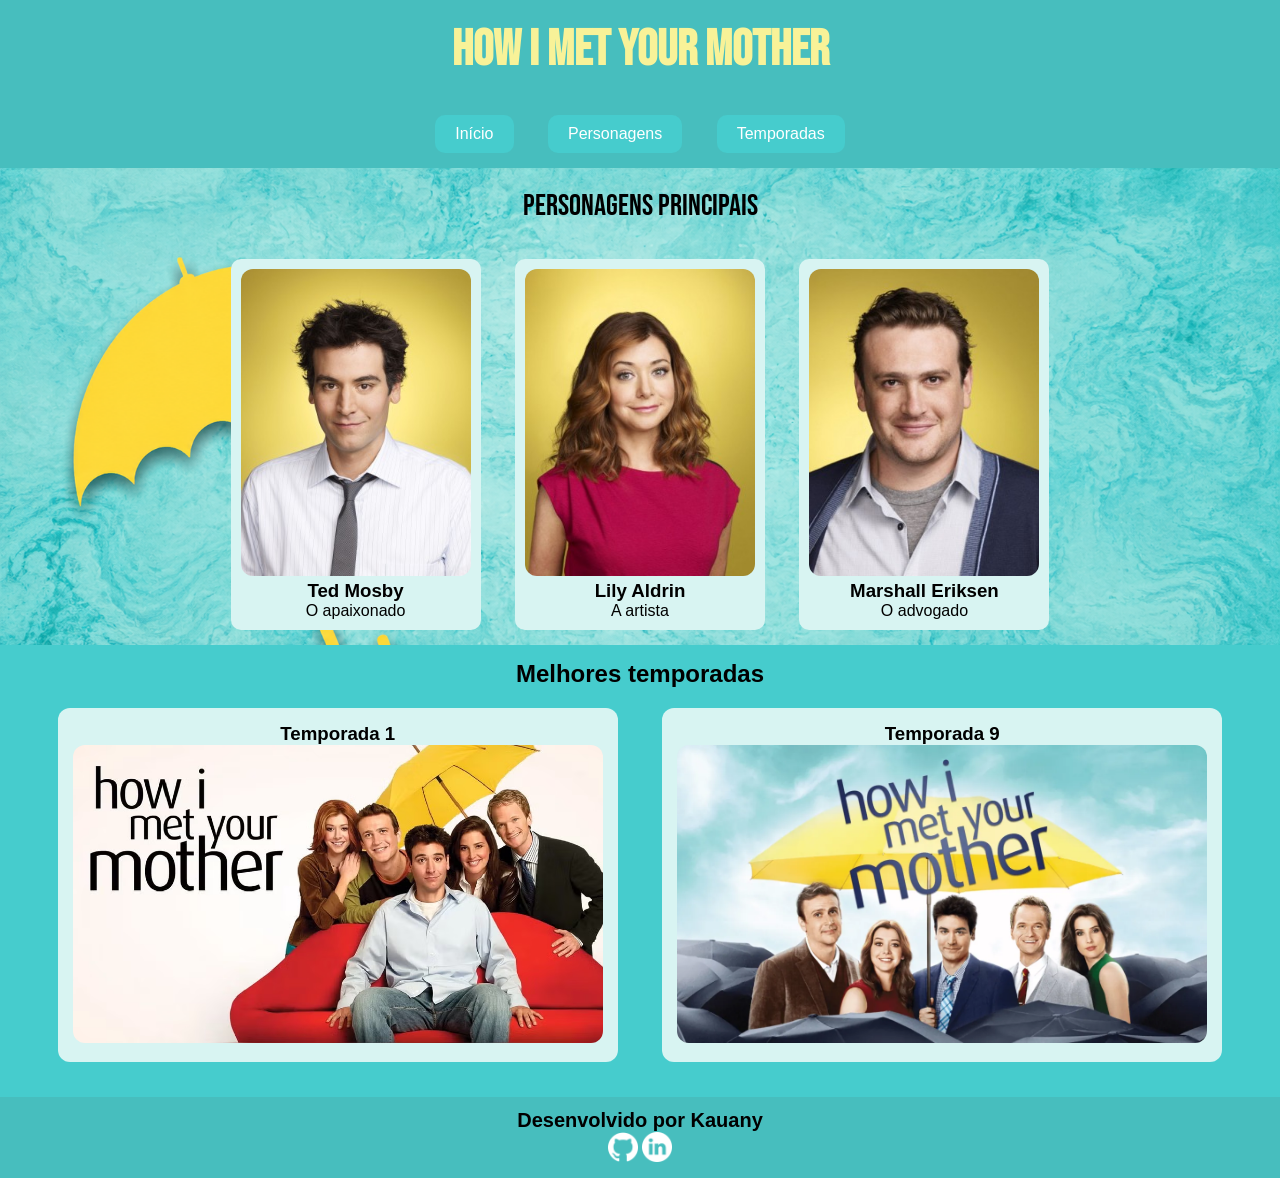
<file: index.html>
<!DOCTYPE html>
<html lang="pt-br">
<head>
    <meta charset="UTF-8">
    <meta name="viewport" content="width=device-width, initial-scale=1.0">
    <title>Página Inicial</title>
    <link rel="stylesheet" href="./style.css">
    <link rel="shortcut icon" href="./imagens/favicon.png" type="image/x-icon">
</head>
<body>
    <header>
        <h1>How I Met your Mother</h1>
    </header>
    <nav>
        <a href="./index.html">Início</a>
        <a href="./personagens.html">Personagens</a>
        <a href="#">Temporadas</a>
    </nav>
    <main>
        <!-- Conteúdo principal do meu site -->
         <section id="personagens"><!-- SEÇÃO DE PERSONAGENS -->
            <h2>Personagens principais</h2>
            <article class="card"> <!-- TED MOSBY -->
                <img src="./imagens/ted-mosby.jpg" alt="Ted Mosby">
                <h3>Ted Mosby</h3>
                <p>O apaixonado</p>
            </article>
            <article class="card"> <!-- LILY -->
                <img src="./imagens/lily-aldrin.jpg" alt="Lily Aldrin">
                <h3>Lily Aldrin</h3>
                <p>A artista</p>
            </article>
            <article class="card"> <!-- MARSHALL -->
                <img src="./imagens/marshall-eriksen.jpg" alt="Marshall Eriksen">
                <h3>Marshall Eriksen</h3>
                <p>O advogado</p>
            </article>
         </section>
         <section id="secao-temporadas">
            <h2>Melhores temporadas</h2>
            <article class="temporada">
                <h3>Temporada 1</h3>
                <img src="./imagens/capa_temp_um.avif" alt="Capa da primeira temporada">
            </article>
            <article class="temporada">
                <h3>Temporada 9</h3>
                <img src="./imagens/capa_temp_nove.webp" alt="Capa da Segunda temporada">
            </article>
         </section>
    </main>
    <footer> <!-- Rodapé da página -->
        <p>Desenvolvido por Kauany</p>
        <a href="https://github.com/kauanyfarias" target="_blank"><img src="./imagens/github-icon.png" alt="Github"></a>
        <a href="https://br.linkedin.com/in/kauany-farias" target="_blank"><img src="/imagens/linkedin-icon.png" alt="Linkedin"></a>
    </footer>
</body>
</html>
</file>
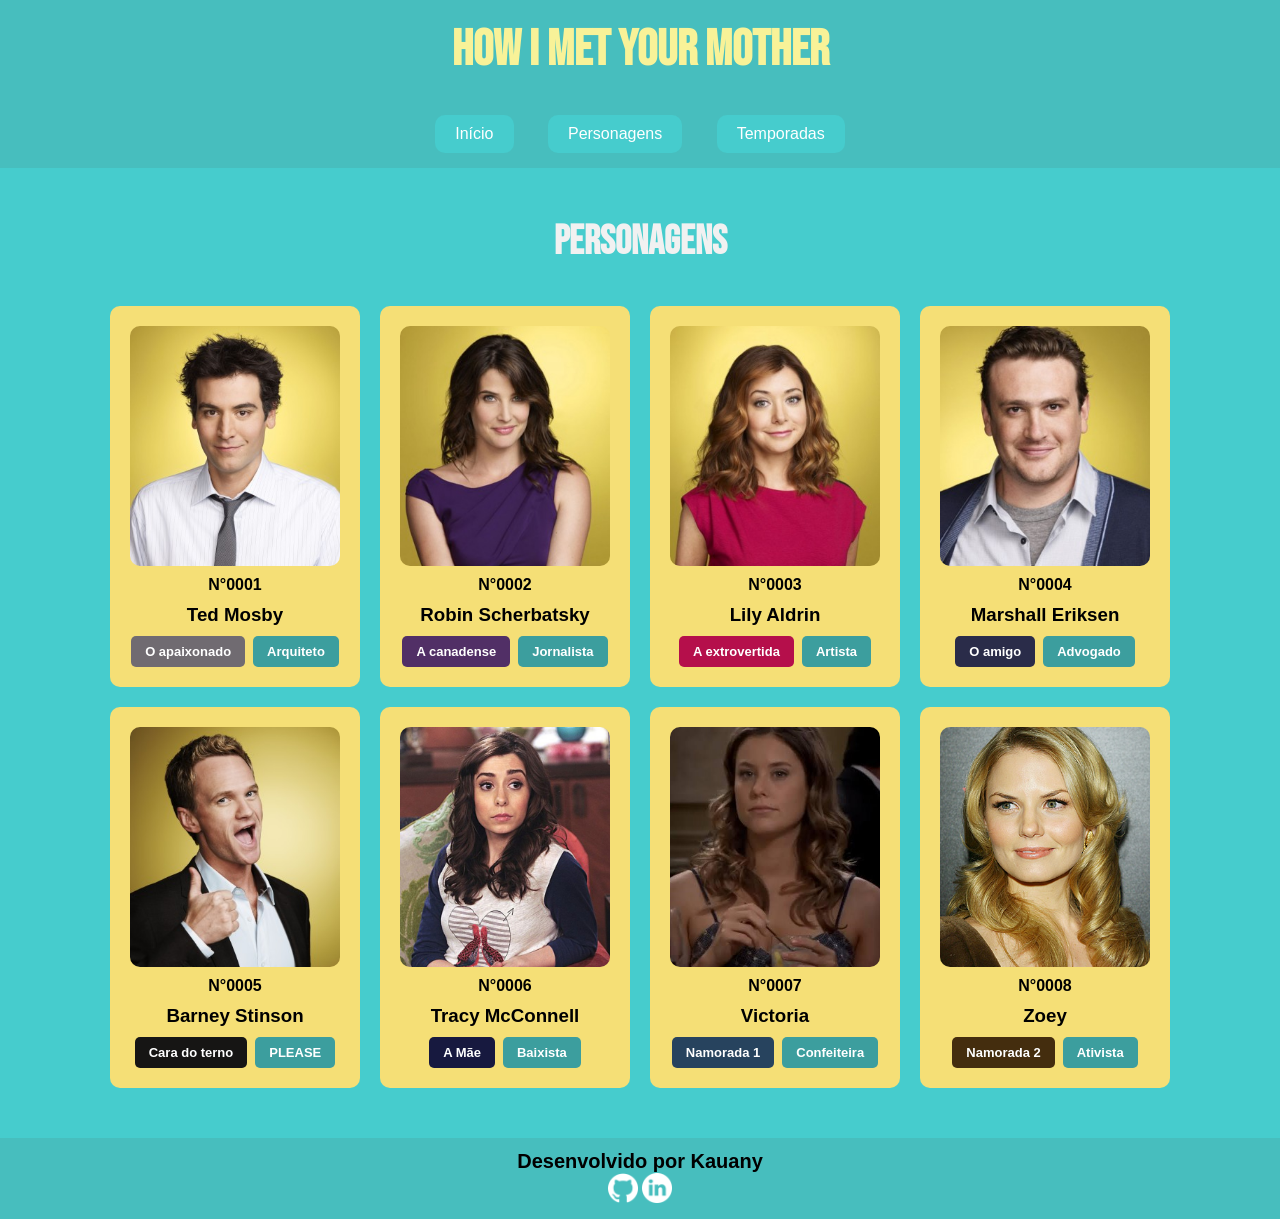
<file: personagens.html>
<!DOCTYPE html>
<html lang="pt-br">
<head>
    <meta charset="UTF-8">
    <meta name="viewport" content="width=device-width, initial-scale=1.0">
    <title>Personagens</title>
    <link rel="stylesheet" href="./style.css">
    <link rel="stylesheet" href="./personagens.css">
    <link rel="shortcut icon" href="./imagens/favicon.png" type="image/x-icon">
</head>
<body>
    <header>
        <h1>How I Met your Mother</h1>
    </header>
    <nav>
        <a href="./index.html">Início</a>
        <a href="./personagens.html">Personagens</a>
        <a href="#">Temporadas</a>
    </nav>
    <main>
        <section id="personagem">
            <h2>Personagens</h2>
            <div class="container-personagem">
                <article class="item">
                    <img src="./imagens/ted-mosby.jpg" alt="Ted Mosby">
                    <p>N°0001</p>
                    <h3>Ted Mosby</h3>
                    <div class="tags">
                        <!-- Deixar o nome separado faz com que ele tenha duas classe: tag e ted. Assim no CSS é possível chamar as duas separadas para o mesmo arquivo -->
                        <span class="tag ted">O apaixonado</span>
                        <span class="tag profissao">Arquiteto</span>
                    </div>
                </article>
                <article class="item">
                    <img src="./imagens/robin.jpg" alt="Robin Scherbatsky">
                    <p>N°0002</p>
                    <h3>Robin Scherbatsky</h3>
                    <div class="tags">
                        <span class="tag robin">A canadense</span>
                        <span class="tag profissao">Jornalista</span>
                    </div>
                </article>
                <article class="item">
                    <img src="./imagens/lily-aldrin.jpg" alt="Lily Aldrin">
                    <p>N°0003</p>
                    <h3>Lily Aldrin</h3>
                    <div class="tags">
                        <span class="tag lily">A extrovertida</span>
                        <span class="tag profissao">Artista</span>
                    </div>
                </article>
                <article class="item">
                    <img src="./imagens/marshall-eriksen.jpg" alt="Marshall Eriksen">
                    <p>N°0004</p>
                    <h3>Marshall Eriksen</h3>
                    <div class="tags">
                        <span class="tag marshall">O amigo</span>
                        <span class="tag profissao">Advogado</span>
                    </div>
                </article>
                <article class="item">
                    <img src="./imagens/barney.jpg" alt="Barney Stinson">
                    <p>N°0005</p>
                    <h3>Barney Stinson</h3>
                    <div class="tags">
                        <span class="tag barney">Cara do terno</span>
                        <span class="tag profissao">PLEASE</span>
                    </div>
                </article>
                <article class="item">
                    <img src="./imagens/mãe.jpg" alt="Tracy McConnell">
                    <p>N°0006</p>
                    <h3>Tracy McConnell</h3>
                    <div class="tags">
                        <span class="tag tracy">A Mãe</span>
                        <span class="tag profissao">Baixista</span>
                    </div>
                </article>
                <article class="item">
                    <img src="./imagens/victoria.jpeg" alt="Victoria">
                    <p>N°0007</p>
                    <h3>Victoria</h3>
                    <div class="tags">
                        <span class="tag victoria">Namorada 1</span>
                        <span class="tag profissao">Confeiteira</span>
                    </div>
                </article>
                <article class="item">
                    <img src="./imagens/zoey.jpg" alt="Zoey">
                    <p>N°0008</p>
                    <h3>Zoey</h3>
                    <div class="tags">
                        <span class="tag zoey">Namorada 2</span>
                        <span class="tag profissao">Ativista</span>
                    </div>
                </article>
            </div>
        </section>
    </main>
    <footer>
        <p>Desenvolvido por Kauany</p>
        <a href="https://github.com/kauanyfarias" target="_blank"><img src="./imagens/github-icon.png" alt="Github"></a>
        <a href="https://br.linkedin.com/in/kauany-farias" target="_blank"><img src="/imagens/linkedin-icon.png" alt="Linkedin"></a>
    </footer>
</body>
</html>
</file>
<file: style.css>
/* IMPORTAÇÃO DE FONTES VIA GOOGLE FONTS */
@import url('https://fonts.googleapis.com/css2?family=Bebas+Neue&family=Roboto:ital,wght@0,100..900;1,100..900&display=swap');

/* RESET BÁSICO */
*{
    box-sizing: border-box;
    margin: 0%;
    padding: 0%;
}

body{
    text-align: center;
    background-color: #46CCCD;
    font-family: arial, sans-serif;
}

header{
    padding: 20px;
    color: #F8F298;
    background-color: #47bebe; 
    font-family: "Bebas Neue", sans-serif; /* Alterando a fonte */
    font-size: 25px;
}

nav{
    background-color: #47bebe;
}

nav a{
    display: inline-block; /* DEIXA OS ITENS LADO A LADO */
    margin: 15px; /* DÁ O ESPAÇO EXTERNO ENTRE OS ITENS */
    padding: 10px 20px; /* DÁ O ESPAÇO INTERNO */
    text-decoration: none; /* TIRA O UNDERLINE */
    border-radius: 10px;
    background-color: #46CCCD;
    color: white;
}

nav a:hover{ /* MUDA PARA ESSAS PROPRIEDADES QUANDO O MOUSE PASSA POR CIMA */
    background-color: #D8F4F2;
    color: black;
}

.card{ /* ARTICLE DOS CARDS DE PERSONAGEM */
    display: inline-block; /* DEIXA OS ITENS DO LADO DO OUTRO */
    width: 250px;
    margin: 15px;
    padding: 10px;
    border-radius: 10px;
    background-color: #D8F4F2;
}

.card img{
    width: 100%; /* ESSE VALOR DESCONTA O PADDING ADICIONADO NO CARD */
    border-radius: 12px;
    object-fit: cover; /* COLOCA A IMAGEM DO TAMANHO DESEJADO SEM DISTORCER */
}

#personagens{
    background-image: url(./imagens/banner.png);
    background-size: cover;

    /* PARA ALTERAR O TAMANHO DA IMAGEM USAR O BACKGROUND-SIZE = COVER / CONTAIN.
    PARA A IMAGEM NÃO REPETIR VÁRIAS VEZES BACKGROUND-REPEAT=NO-REPEAT
    PARA MUDAR A POSIÇÃO DA IMAGEM USA BACKGROUD-POSITION:CENTER */
}

#personagens h2{
    font-family: "Bebas Neue", sans-serif;
    font-size: 30px;
    font-weight: 400;
    padding: 20px;
}

#secao-temporadas{
    margin: 30px;
    padding: 15px;
    margin: auto;    
}

.temporada{
    display: inline-block; /* Ativar os displays para os cards */
    width: 560px;
    border-radius: 12px;
    padding-top: 20px;
    background-color: #D8F4F2;
    margin: 20px;
    padding: 15px;
}

.temporada img{
    width: 100%;
    border-radius: 12px;
}

footer{
    background-color: #47bebe;
    padding: 12px 0;
    
}

footer p{
    font-weight: bold;
    font-size: 20px;
    margin: auto;
}

footer img{
    width: 30px;
}

/* MEDIA QUERY */
@media (max-width:650px) {
    .temporada{
        max-width: 400px;
    }
}
</file>
<file: personagens.css>
*{
    padding: 0;
    margin: 0;
    box-sizing: border-box;
}

body{
    font-family: arial, sans-serif;
}

/* Alterando o estilo da seção */
#personagem{
    padding: 50px 20px;
}

#personagem h2{
    font-family: "Bebas Neue", sans-serif; /* Alterando a fonte */
    font-size: 40px;
    color: #f1f1f1;
    margin-bottom: 40px;
}

.container-personagem{
    display: flex;
    flex-wrap: wrap;
    justify-content: center;
    align-items: stretch; /* deixa os itens com a mesma altura, "esticado" com o tamanho do container */
    gap: 20px;
}

.item{
    background-color: #f5df76;
    width: 250px;
    border-radius: 10px;
    padding: 20px;

    display: flex;
    flex-direction: column;
    justify-content: space-between;
    gap: 10px;
}

.item:hover{
    transform: translateY(-5px);
    transition: .3s;
    box-shadow: 0 0 10px rgb(255, 208, 0);
}

.item:active{
    transform: scale(0.9);
    transition: .2s;
}

.item img{
    width: 100%;
    height: 240px;
    /* Evita a distorção da imagem */
    object-fit: cover;
    border-radius: 10px;
}

.item p{
    font-weight: bold;
}

.tags{
    display: flex;
    flex-direction: wrap;
    justify-content: center;
    gap: 8px;
}

.tag{
    padding: 8px 14px;
    border-radius: 5px;
    font-size: 13px;
    font-weight: bold;
    display: inline-block;
    color: white;
}

.profissao{
    background-color: #3c9e9e;
}

.ted{
    background-color: rgb(112, 107, 113);
}

.robin{
    background-color: rgb(81, 47, 102);
}

.lily{
    background-color: rgb(181, 15, 75);
}

.marshall{
    background-color: rgb(42, 44, 73);
}

.barney{
    background-color: rgb(22, 21, 20);
}

.tracy{
    background-color: rgb(23, 25, 63);
}

.victoria{
    background-color: rgb(39, 67, 94);
}

.zoey{
    background-color: rgb(68, 45, 14);
}

@media (max-width:700px){
    #personagem h2{
        color: black;
    }

    .item{
        width: 100%;
        max-width: 320px;
    }
}
</file>
